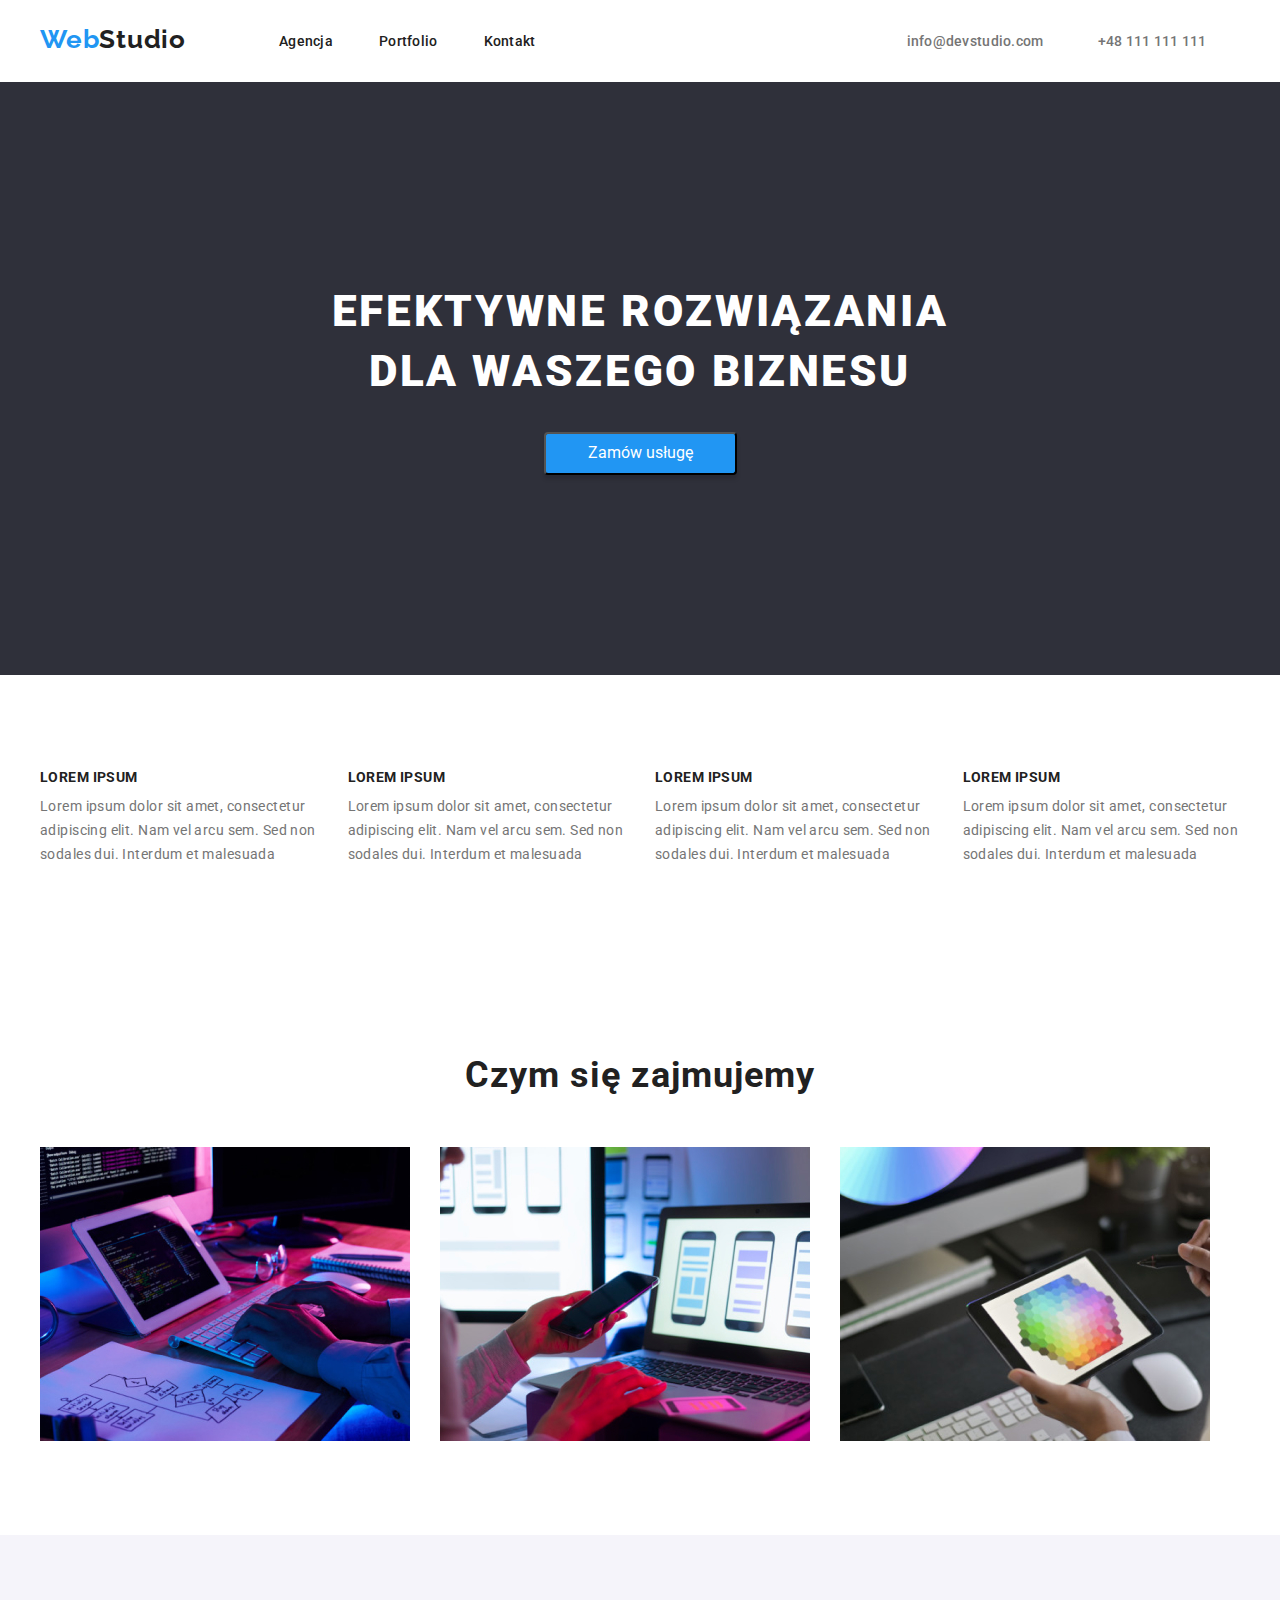
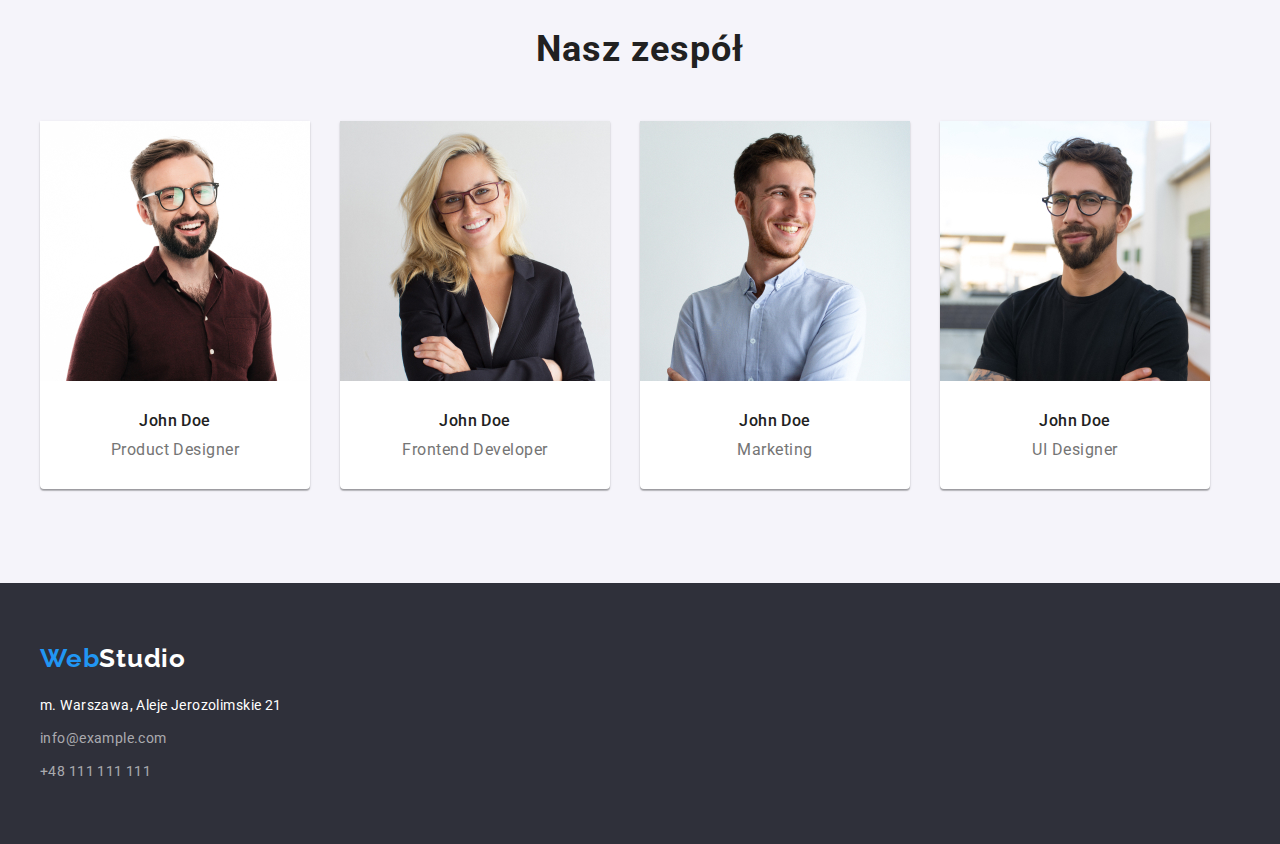
<file: index.html>
<!DOCTYPE html>
<html lang="pl">
	<head>
		<meta charset="UTF-8" />
		<meta http-equiv="X-UA-Compatible" content="IE=edge" />
		<meta name="viewport" content="width=device-width, initial-scale=1.0" />
		<link
			rel="stylesheet"
			href="https://cdnjs.cloudflare.com/ajax/libs/modern-normalize/1.0.0/modern-normalize.min.css"/>
		<link rel="stylesheet" href="css/styles.css" />
		<link rel="preconnect" href="https://fonts.googleapis.com" />
		<link rel="preconnect" href="https://fonts.gstatic.com" crossorigin />
		<link
			href="https://fonts.googleapis.com/css2?family=Raleway:wght@700&family=Roboto:wght@400;500;700;900&display=swap"
			rel="stylesheet"
		/>
		<title>Studio</title>
	</head>

	<body>
		<header class="header">
			<div class="container">
			<a class="logo" href="index.html"
				><span class="logo-span">Web</span>Studio</a
			>
			<nav class="nav">
				<ul class="nav-list list">
					<li class="nav-list-item">
						<a class="nav-list-link" href="index.html">Agencja</a>
					</li>
					<li class="nav-list-item">
						<a class="nav-list-link" href="portfolio.html">Portfolio</a>
					</li>
					<li class="nav-list-item">
						<a class="nav-list-link" href="#">Kontakt</a>
					</li>
				</ul>
			</nav>
			<div class="header-address">
				<a class="header-address-mail" href="mailto:info@devstudio.com"
					>info@devstudio.com</a
				>
				<a class="header-address-phone" href="tel:48111111111"
					>+48 111 111 111</a
				>
			</div>
			</div>
		</header>
		<main class="main">
			<!--HERO-->
			<section class="hero section">
				<div class="container">
					<div class="main-title-div">
						<h1 class="main-title">
							EFEKTYWNE ROZWIĄZANIA DLA WASZEGO BIZNESU
						</h1>
					</div>
					<div class="modal-btn-div">
						<button class="modal-btn" type="button">Zamów usługę</button>
					</div>
				</div>
			</section>

			<!--OUR ATUTS-->
			<section class="section">
				<div class="container">
				<h2 hidden>Nasze atuty</h2>
				<ul class="atuts-ul list">
					<li class="atuts-list-item">
						<p class="undertitle-atuts">LOREM IPSUM</p>
						<p class="description-atuts">
							Lorem ipsum dolor sit amet, consectetur adipiscing elit. Nam vel
							arcu sem. Sed non sodales dui. Interdum et malesuada
						</p>
					</li>
					<li class="atuts-list-item">
						<p class="undertitle-atuts">LOREM IPSUM</p>
						<p class="description-atuts">
							Lorem ipsum dolor sit amet, consectetur adipiscing elit. Nam vel
							arcu sem. Sed non sodales dui. Interdum et malesuada
						</p>
					</li>
					<li class="atuts-list-item">
						<p class="undertitle-atuts">LOREM IPSUM</p>
						<p class="description-atuts">
							Lorem ipsum dolor sit amet, consectetur adipiscing elit. Nam vel
							arcu sem. Sed non sodales dui. Interdum et malesuada
						</p>
					</li>
					<li class="atuts-list-item">
						<p class="undertitle-atuts">LOREM IPSUM</p>
						<p class="description-atuts">
							Lorem ipsum dolor sit amet, consectetur adipiscing elit. Nam vel
							arcu sem. Sed non sodales dui. Interdum et malesuada
						</p>
					</li>
				</ul>
				</div>
			</section>

			<!--ABOUT US-->
			<section class="about-us section">
				<div class="container">
				<h2 class="h2-header">Czym się zajmujemy</h2>
				<ul class="about-us-ul list">
					<li class="about-us-list-item">
						<img
							src="images/Main/about_us/laptop.jpg"
							alt="laptop"
							width="370"
							height="294"
						/>
					</li>

					<li class="about-us-list-item">
						<img
							src="images/Main/about_us/phone.jpg"
							alt="telefon"
							width="370"
							height="294"
						/>
					</li>

					<li class="about-us-list-item">
						<img
							src="images/Main/about_us/tablet.jpg"
							alt="tablet"
							width="370"
							height="294"
						/>
					</li>
				</ul>
				</div>
			</section>

			<!--OUR TEAM-->
			<section class="our-team section">
				<div class="container">
				<h2 class="h2-header team-title">Nasz zespół</h2>
				<ul class="our-team-ul list">
					<li class="our-team-list-item">
						<img
							src="images/Main/team/John_Doe_1.jpg"
							alt="zdjęcie John Doe 1"
							width="270"
							height="260"
						/>
						<h3 class="undertitle-team">John Doe</h3>
						<p class="description-team">Product Designer</p>
					</li>
					<li class="our-team-list-item">
						<img
							src="images/Main/team/John_Doe_2.jpg"
							alt="zdjęcie John Doe 2"
							width="270"
							height="260"
						/>
						<h3 class="undertitle-team">John Doe</h3>
						<p class="description-team">Frontend Developer</p>
					</li>
					<li class="our-team-list-item">
						<img
							src="images/Main/team/John_Doe_3.jpg"
							alt="zdjęcie John Doe 3"
							width="270"
							height="260"
						/>
						<h3 class="undertitle-team">John Doe</h3>
						<p class="description-team">Marketing</p>
					</li>
					<li class="our-team-list-item">
						<img
							src="images/Main/team/John_Doe_4.jpg"
							alt="zdjęcie John Doe 4"
							width="270"
							height="260"
						/>
						<h3 class="undertitle-team">John Doe</h3>
						<p class="description-team">UI Designer</p>
					</li>
				</ul>
				</div>
			</section>
		</main>
		<footer class="footer">
			<div class="container">
			<a class="logo-footer" href="index.html"
				><span class="logo-span">Web</span>Studio</a
			>
			<address class="footer-address">
				<ul class="ul-footer list">
					<li class="footer-list-item">
						<a
							class="footer-list-link"
							href="https://goo.gl/maps/1F7WCMWeWTRUKXWQ6"
							target="_blank"
							>m. Warszawa, Aleje Jerozolimskie 21</a
						>
					</li>
					<li class="footer-list-item">
						<a class="footer-list-mail" href="mailto:info@example.com"
							>info@example.com</a
						>
					</li>
					<li class="footer-list-item">
						<a class="footer-list-phone" href="tel:48111111111"
							>+48 111 111 111</a
						>
					</li>
				</ul>
			</address>
			</div>
		</footer>
	</body>
</html>
</file>
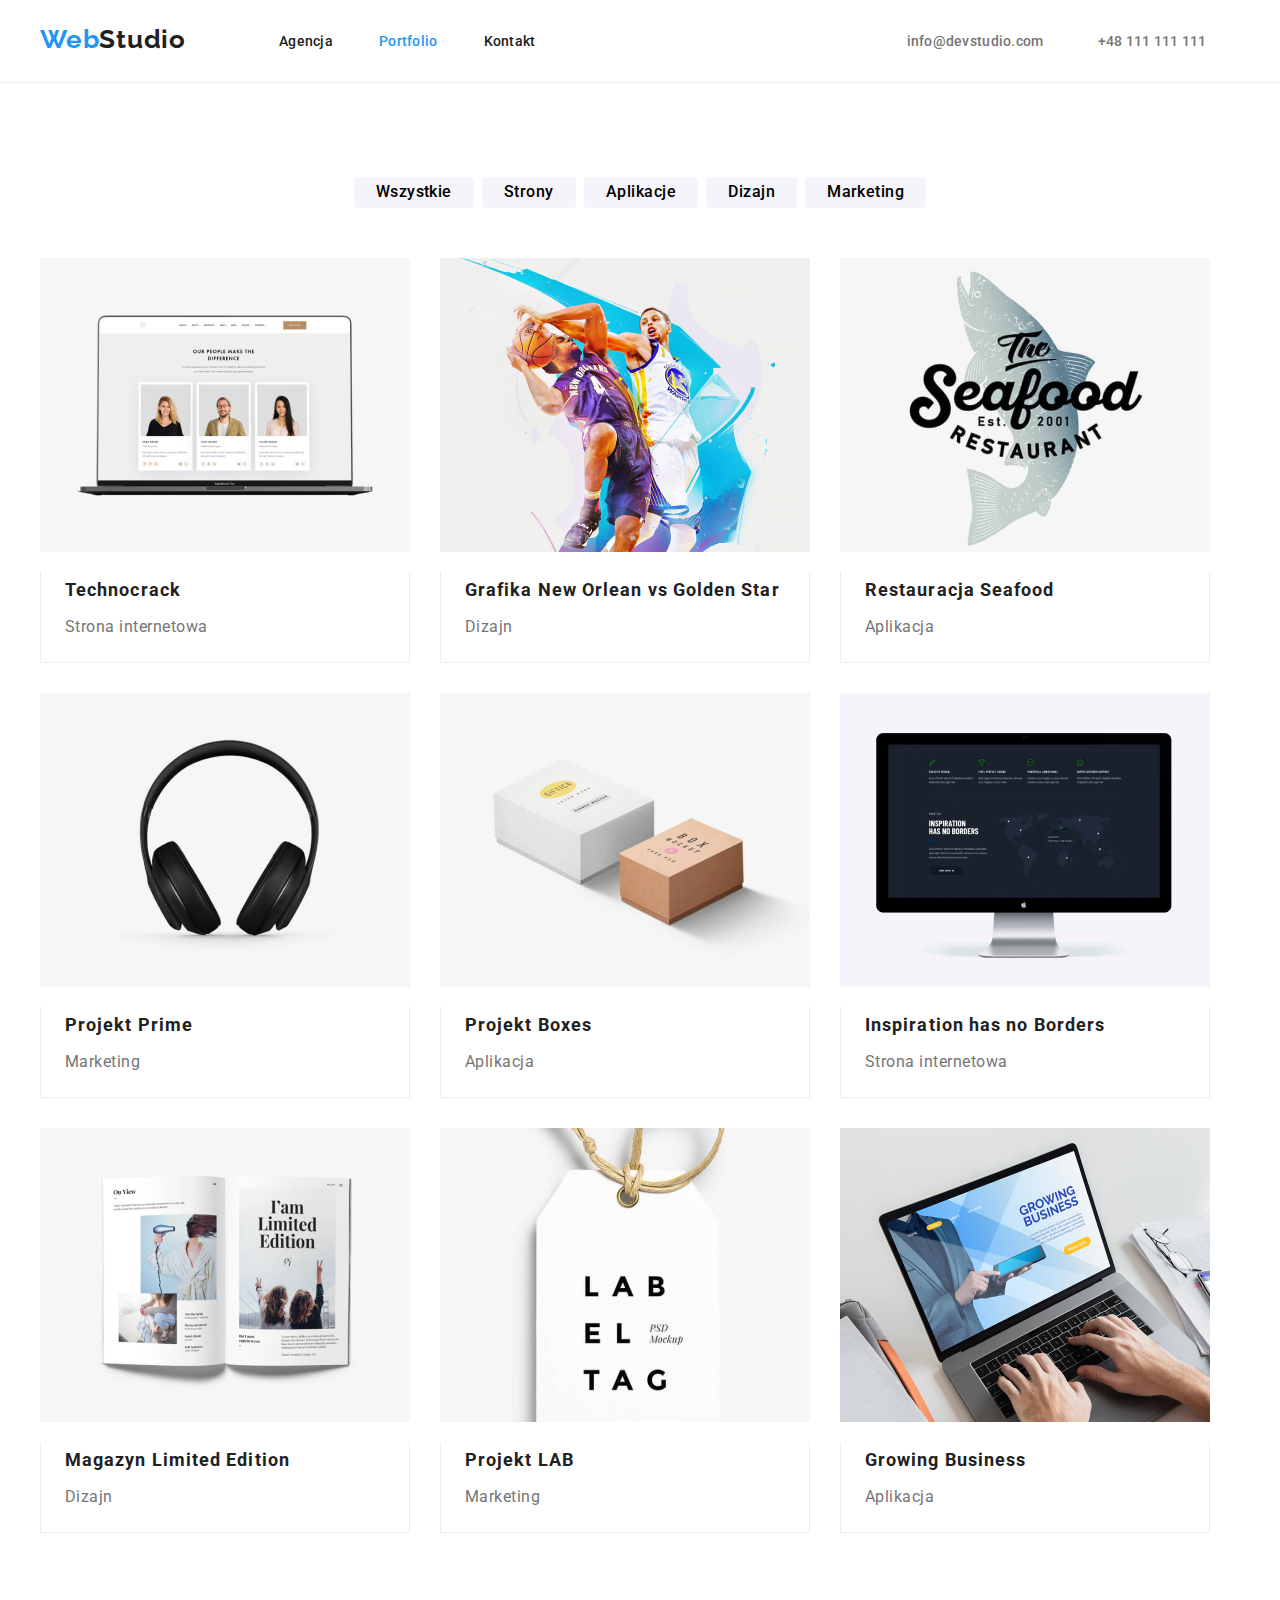
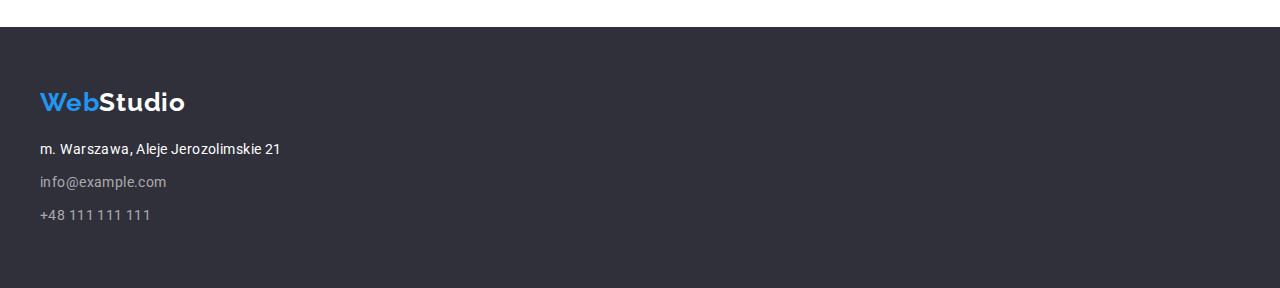
<file: portfolio.html>
<!DOCTYPE html>
<html lang="pl">
	<head>
		<meta charset="UTF-8" />
		<meta http-equiv="X-UA-Compatible" content="IE=edge" />
		<meta name="viewport" content="width=device-width, initial-scale=1.0" />
		<link
			rel="stylesheet"
			href="https://cdnjs.cloudflare.com/ajax/libs/modern-normalize/1.0.0/modern-normalize.min.css"/>
		<link rel="stylesheet" href="css/styles.css" />
		<link rel="preconnect" href="https://fonts.googleapis.com" />
		<link rel="preconnect" href="https://fonts.gstatic.com" crossorigin />
		<link
			href="https://fonts.googleapis.com/css2?family=Raleway:wght@700&family=Roboto:wght@400;500;700;900&display=swap"
			rel="stylesheet"
		/>
		<title>portfolio</title>
	</head>
	<body>
	<header class="header portfolio-header">
			<div class="container">
			<a class="logo" href="index.html"
				><span class="logo-span">Web</span>Studio</a
			>
			<nav class="nav">
				<ul class="nav-list list">
					<li class="nav-list-item">
						<a class="nav-list-link" href="index.html">Agencja</a>
					</li>
					<li class="nav-list-item">
						<a class="nav-list-link active-link-pages" href="portfolio.html">Portfolio</a>
					</li>
					<li class="nav-list-item">
						<a class="nav-list-link" href="#">Kontakt</a>
					</li>
				</ul>
			</nav>
			<div class="header-address">
				<a class="header-address-mail" href="mailto:info@devstudio.com"
					>info@devstudio.com</a
				>
				<a class="header-address-phone" href="tel:48111111111"
					>+48 111 111 111</a
				>
			</div>
			</div>
		</header>
		<main>
			<!--HERO-->
			<section class="portfolio-section section">
				<div class="container">
				<ul class="portfolio-main-ul1 list">
					<li class="portfolio-list-item1">
						<button class="portfolio-button" type="button">Wszystkie</button>
					</li>
					<li class="portfolio-list-item1">
						<button class="portfolio-button" type="button">Strony</button>
					</li>
					<li class="portfolio-list-item1">
						<button class="portfolio-button" type="button">Aplikacje</button>
					</li>
					<li class="portfolio-list-item1">
						<button class="portfolio-button" type="button">Dizajn</button>
					</li>
					<li class="portfolio-list-item1">
						<button class="portfolio-button" type="button">Marketing</button>
					</li>
				</ul>



				<ul class="portfolio-main-ul2 list">
					<li class="portfolio-list-item2">
						<img
							src="images/portfolio/people.jpg"
							alt="zdjęcia ludzi na tablecie"
							width="370"
							height="294"
						/>
						<div class="border-div">
						<p class="undertitle-portfolio">Technocrack</p>
						<p class="description-portfolio">Strona internetowa</p>
						</div>
					</li>
					<li class="portfolio-list-item2">
						<img
							src="images/portfolio/basketball.jpg"
							alt="koszykówka"
							width="370"
							height="294"
							/>
							<div class="border-div">
						<p class="undertitle-portfolio">Grafika New Orlean vs Golden Star</p>
						<p class="description-portfolio">Dizajn</p>
						</div>
					</li>
					<li class="portfolio-list-item2">
						<img
							src="images/portfolio/seafoodrestaurant.jpg"
							alt="restauracja seafood"
							width="370"
							height="294"
						/>
						<div class="border-div">
						<p class="undertitle-portfolio">Restauracja Seafood</p>
						<p class="description-portfolio">Aplikacja</p>
						</div>
					</li>
					<li class="portfolio-list-item2">
						<img
							src="images/portfolio/headphones.jpg"
							alt="słuchawki"
							width="370"
							height="294"
						/>
						<div class="border-div">
						<p class="undertitle-portfolio">Projekt Prime</p>
						<p class="description-portfolio">Marketing</p>
						</div>
					</li>
					<li class="portfolio-list-item2">
						<img
							src="images/portfolio/box.jpg"
							alt="dwa pudełka"
							width="370"
							height="294"
						/>
						<div class="border-div">
						<p class="undertitle-portfolio">Projekt Boxes</p>
						<p class="description-portfolio">Aplikacja</p>
						</div>
					</li>
					<li class="portfolio-list-item2">
						<img
							src="images/portfolio/inspiration.jpg"
							alt="laptop z mapą świata"
							width="370"
							height="294"
						/>
						<div class="border-div">
						<p class="undertitle-portfolio">Inspiration has no Borders</p>
						<p class="description-portfolio">Strona internetowa</p>
						</div>
					</li>
					<li class="portfolio-list-item2">
						<img
							src="images/portfolio/book.jpg"
							alt="otwarta książka"
							width="370"
							height="294"
						/>
						<div class="border-div">
						<p class="undertitle-portfolio">Magazyn Limited Edition</p>
						<p class="description-portfolio">Dizajn</p>
						</div>
					</li>
					<li class="portfolio-list-item2">
						<img
							src="images/portfolio/labeltag.jpg"
							alt="zawieszka z napisem"
							width="370"
							height="294"
						/>
						<div class="border-div">
						<p class="undertitle-portfolio">Projekt LAB</p>
						<p class="description-portfolio">Marketing</p>
						</div>
					</li>
					<li class="portfolio-list-item2">
						<img
							src="images/portfolio/laptop.jpg"
							alt="laptop"
							width="370"
							height="294"
						/>
						<div class="border-div">
						<p class="undertitle-portfolio">Growing Business</p>
						<p class="description-portfolio">Aplikacja</p>
						</div>
					</li>
				</ul>
				</div>
			</section>
		</main>
		<footer class="footer">
			<div class="container">
			<a class="logo-footer" href="index.html"
				><span class="logo-span">Web</span>Studio</a
			>
			<address class="footer-address">
				<ul class="ul-footer list">
					<li class="footer-list-item">
						<a
							class="footer-list-link"
							href="https://goo.gl/maps/1F7WCMWeWTRUKXWQ6"
							target="_blank"
							>m. Warszawa, Aleje Jerozolimskie 21</a
						>
					</li>
					<li class="footer-list-item">
						<a class="footer-list-mail" href="mailto:info@example.com"
							>info@example.com</a
						>
					</li>
					<li class="footer-list-item">
						<a class="footer-list-phone" href="tel:48111111111"
							>+48 111 111 111</a
						>
					</li>
				</ul>
			</address>
			</div>
		</footer>
	</body>
</html>
</file>
<file: css/styles.css>
:root {
	--main-font: "Roboto", sans-serif;
	--secondary-font: "Raleway", sans-serif;
	--main-color: #2196f3;
	--main-text-color: #757575;
	--second-text-color: #212121;
	--white-color: #fff;
	--dark-background: #2f303a;
	--light-blue: #f5f4fa;
}
/* ==== GLOBAL ==== */
body {
	font-family: var(--main-font);
	color: var(--main-text-color);
}

a {
	text-decoration: none;
}
h1, h2, h3, h4, h5, h6 {
	margin: 0;
	padding: 0;
}
p {
	margin: 0;
	padding: 0;
}
ul,
ol {
	margin: 0;
	padding: 0;
}
img {
	display: flex;
}
button {
	display: block;
}
.container {
	width: 1200px;
	margin: 0 auto;
}
.section {
	padding-top: 94px;
	padding-bottom: 94px;
}
.list {
	list-style: none;
	display: flex;
}
/* ==== END GLOBAL ==== */
/* ==== HEADER ==== */
.header .container {
	display: flex;
}
.logo,
.logo-span,
.logo-footer {
	font-family: var(--secondary-font);
	font-weight: 700;
	font-size: 26px;
	line-height: 1.192;
	letter-spacing: 0.03em;
}
.logo {
	margin-top: 24px;
	margin-right: 93px;
	margin-bottom: 25px;
	color: var(--second-text-color);
}
.logo-span {
	color: var(--main-color);
}
.logo-footer {
	color: var(--white-color)
}
.nav-list,
.header-address {
	margin-top: 32px;
	margin-bottom: 32px;
}
.nav-list-item:not(:last-child) {
	margin-right: 46px;
}
.nav-list-link {
	font-weight: 500;
	font-size: 14px;
	line-height: 1.142;
	letter-spacing: 0.02em;
	color: var(--second-text-color);
}
.header-address-mail {
	margin-right: 50px;
	margin-left: 371px;
}
.nav-list-link:hover,
.nav-list-link:focus,
.header-address-mail:hover,
.header-address-mail:focus,
.header-address-phone:hover,
.header-address-phone:focus {
	color: var(--main-color);
}

.header-address-mail,
.header-address-phone {
	font-family: Roboto;
	font-style: normal;
	font-weight: 500;
	font-size: 14px;
	line-height: 1.142;
	letter-spacing: 0.02em;
	text-decoration: none;
	color: var(--main-text-color);
}
.active-link-pages {
	color: var(--main-color);
}

/* ==== END HEADER ==== */

/* ==== MAIN ==== */

/* ---- HERO ---- */
.hero {
	background: var(--dark-background)
}
.hero .container {
	flex-direction: column;
}
.main-title-div {
	display: flex;
	justify-content: center;
}

.main-title {
	font-weight: 900;
	font-size: 44px;
	line-height: 1.363;
	text-align: center;
	letter-spacing: 0.06em;
	text-transform: uppercase;
	width: 696px;
	padding-top: 106px;
	color: var(--white-color)
}
.modal-btn-div {
	display: flex;
	justify-content: center;
	margin-top: 30px;
	padding-bottom: 106px;
}
.modal-btn {
	cursor: pointer;
	padding: 10px 42px;
	background-color: var(--main-color);
	color: var(--white-color);
	box-shadow: 0px 4px 4px rgba(0, 0, 0, 0.15);
	border-radius: 4px;
}


/* ---- OUR ATUTS ---- */
.our-atuts .container {
	display: flex;
	align-items: center;
}
.atuts-list-item:not(:last-child) {
	padding-right: 30px;
}



.undertitle-atuts {
	font-weight: 700;
	font-size: 14px;
	line-height: 1.142;
	letter-spacing: 0.03em;
	text-transform: uppercase;
	margin-bottom: 10px;
	color: var(--second-text-color);
}
.description-atuts {
	font-weight: 400;
	font-size: 14px;
	line-height: 1.714;
	letter-spacing: 0.03em;
}

/* ---- ABOUT US ---- */
.about-us .container {
	text-align: center;
}
.h2-header {
	font-weight: 700;
	font-size: 36px;
	line-height: 1.166;
	text-align: center;
	letter-spacing: 0.03em;
	margin-bottom: 50px;
	color: var(--second-text-color);
}
.about-us-ul {
	display: flex;
	align-items: center;
}
.about-us-list-item:not(:last-child) {
	padding-right: 30px;
}

/* ---- OUR TEAM --- */

.our-team {
	background: var(--light-blue)
}
.our-team-list-item:not(:last-child){
	margin-right: 30px;
}
.our-team-list-item {
	background-color: var(--white-color);
	box-shadow: 0px 1px 3px rgba(0, 0, 0, 0.12), 0px 1px 1px rgba(0, 0, 0, 0.14), 0px 2px 1px rgba(0, 0, 0, 0.2);
	border-radius: 0px 0px 4px 4px;
}
.undertitle-team {
	font-weight: 500;
	font-size: 16px;
	line-height: 1.187;
	text-align: center;
	letter-spacing: 0.03em;
	margin-top: 30px;
	margin-bottom: 10px;
	color: var(--second-text-color);
}
.description-team {
	font-weight: 400;
	font-size: 16px;
	line-height: 1.187;
	text-align: center;
	letter-spacing: 0.03em;
	margin-bottom: 30px;
}


/* ==== END MAIN ==== */

/* ==== FOOTER ====*/
.footer  {
	background: var(--dark-background);
}
.footer .container {
	padding-top: 60px;
	padding-bottom: 60px;
}
.ul-footer {
	display: flex;
	flex-direction: column;
}
.footer-address {
	font-style: normal;
	font-weight: normal;
	font-size: 14px;
	line-height: 1.714;
	letter-spacing: 0.03em;
	margin-top: 20px;
}
.footer-list-item:not(:last-child) {
	margin-bottom: 9px;
}
.footer-list-link {
	color: var(--white-color)
}
.footer-list-mail,
.footer-list-phone {
	color: rgba(255, 255, 255, 0.6);
}
.footer-list-link:hover,
.footer-list-link:focus,
.footer-list-mail:hover,
.footer-list-mail:focus,
.footer-list-phone:hover,
.footer-list-phone:focus {
	color: var(--main-color);
}

/* ==== END FOOTER ====*/

/* ==== PORTFOLIO ==== */
.portfolio-header {
	border-bottom: 1px solid #ECECEC;
}
.portfolio-section .container {
	display: flex;
	flex-direction: column;
	align-items: center;
}
.portfolio-list-item1:not(:last-child) {
	margin-right: 8px;
}
.portfolio-list-item1 {
	font-weight: 500;
	font-size: 16px;
	line-height: 1.625;
	letter-spacing: 0.03em;
	color: var(--second-text-color);
}
.portfolio-button {
	background:var(--light-blue);
	border: none;
	font-style: normal;
	font-weight: 500;
	text-align: center;
	letter-spacing: 0.03em;
	padding: 6px 22px;
	border-radius: 4px;
}

.portfolio-button:hover {
	background: var(--main-color);
	color: var(--white-color);
	cursor: pointer;
}
.portfolio-main-ul1 {
	margin-bottom: 50px;
}
.portfolio-main-ul2 {
	display: flex;
	flex-wrap: wrap;
}
.portfolio-list-item2:not(:last-child) {
	margin-right: 30px;
}
.portfolio-list-item2:nth-child(-n+6) {
	margin-bottom: 30px;

}
.undertitle-portfolio {
	font-weight: 700;
	font-size: 18px;
	line-height: 2;
	letter-spacing: 0.06em;
	color: var(--second-text-color);
	margin-top: 20px;
	padding-left: 24px;
}

.description-portfolio {
	font-weight: normal;
	font-size: 16px;
	line-height: 1.875;
	letter-spacing: 0.03em;
	margin-top: 4px;
	margin-bottom: 20px;
	padding-left: 24px;
}
.border-div {
	border-right: 1px solid #EEEEEE;
	border-bottom: 1px solid #EEEEEE;
	border-left: 1px solid #EEEEEE;
}
</file>
